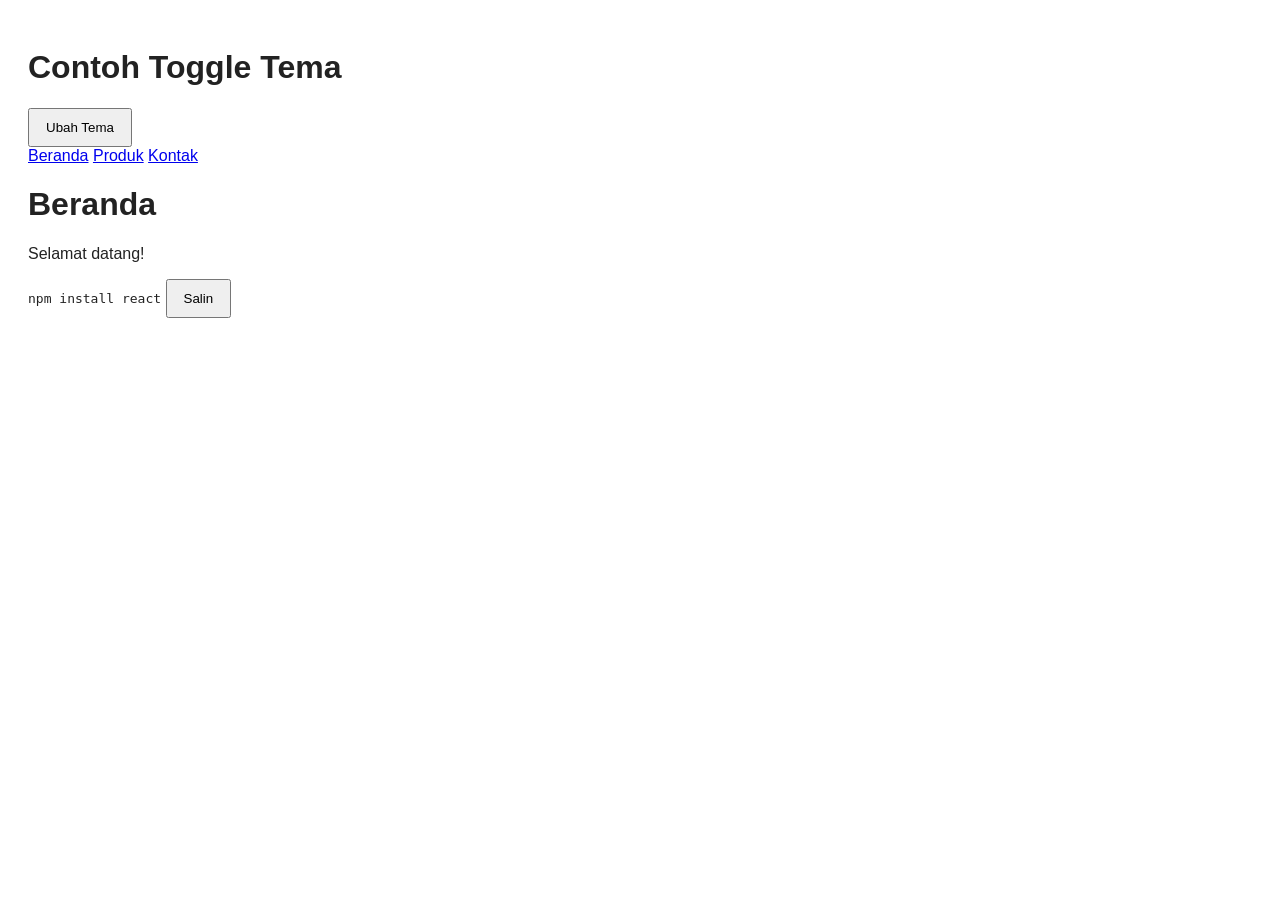
<file: index.html>
<!DOCTYPE html>
<html lang="id">
<head>
  <meta charset="UTF-8">
  <title>Toggle Tema</title>
  <style>
    /* Mode Terang (Default) */
    body {
      background-color: #ffffff;
      color: #222222;
      transition: background-color 0.3s, color 0.3s;
      font-family: sans-serif;
      padding: 20px;
    }

    /* Mode Gelap */
    body.gelap {
      background-color: #121212;
      color: #ffffff;
    }

    button {
      padding: 10px 16px;
      cursor: pointer;
    }
  </style>
</head>
<body>

  <h1>Contoh Toggle Tema</h1>
  <button id="tombol-tema">Ubah Tema</button>

  <!-- HTML -->
<nav>
  <a class="nav-link" href="#" data-halaman="beranda">Beranda</a>
  <a class="nav-link" href="#" data-halaman="produk">Produk</a>
  <a class="nav-link" href="#" data-halaman="kontak">Kontak</a>
</nav>
<main id="konten">


</main>

<!-- HTML -->
<code id="kode-contoh">npm install react</code>
<button id="tombol-salin">Salin</button>

  <script>
    // 1. Fungsi untuk menerapkan tema ke halaman & menyimpan ke localStorage
    function simpanTema(tema) {
      if (tema === "gelap") {
        document.body.classList.add("gelap");
      } else {
        document.body.classList.remove("gelap");
      }
      localStorage.setItem("tema", tema);
    }

    // 2. Jalankan saat halaman pertama kali dimuat (cek tema yang tersimpan)
    const temaTersimpan = localStorage.getItem("tema") || "terang";
    simpanTema(temaTersimpan);

    // 3. Event Listener pada tombol
    document.getElementById("tombol-tema").addEventListener("click", () => {
      const temaSekarang = localStorage.getItem("tema") || "terang";
      const temaBaru = temaSekarang === "terang" ? "gelap" : "terang";
      simpanTema(temaBaru);
    });

const halaman = {
  beranda: "<h1>Beranda</h1><p>Selamat datang!</p>",
  produk: "<h1>Produk</h1><p>Daftar produk kami.</p>",
  kontak: "<h1>Kontak</h1><p>Hubungi kami di sini.</p>",
};

function navigasiKe(namaHalaman) {
  document.getElementById("konten").innerHTML = halaman[namaHalaman];
  history.pushState({ halaman: namaHalaman }, namaHalaman, "/" + namaHalaman);
}

document.querySelectorAll(".nav-link").forEach((link) => {
  link.addEventListener("click", (e) => {
    e.preventDefault();
    navigasiKe(e.target.dataset.halaman);
  });
});

window.addEventListener("popstate", (e) => {
  const namaHalaman = e.state ? e.state.halaman : "beranda";
  document.getElementById("konten").innerHTML = halaman[namaHalaman];
});

// Muat halaman awal
navigasiKe("beranda");


document.getElementById("tombol-salin").addEventListener("click", async () => {
  const teks = document.getElementById("kode-contoh").textContent;
  const tombol = document.getElementById("tombol-salin");

  await navigator.clipboard.writeText(teks);
  tombol.textContent = "Tersalin!";
  setTimeout(() => {
    tombol.textContent = "Salin";
  }, 2000);
});

  </script>

</body>
</html>
</file>
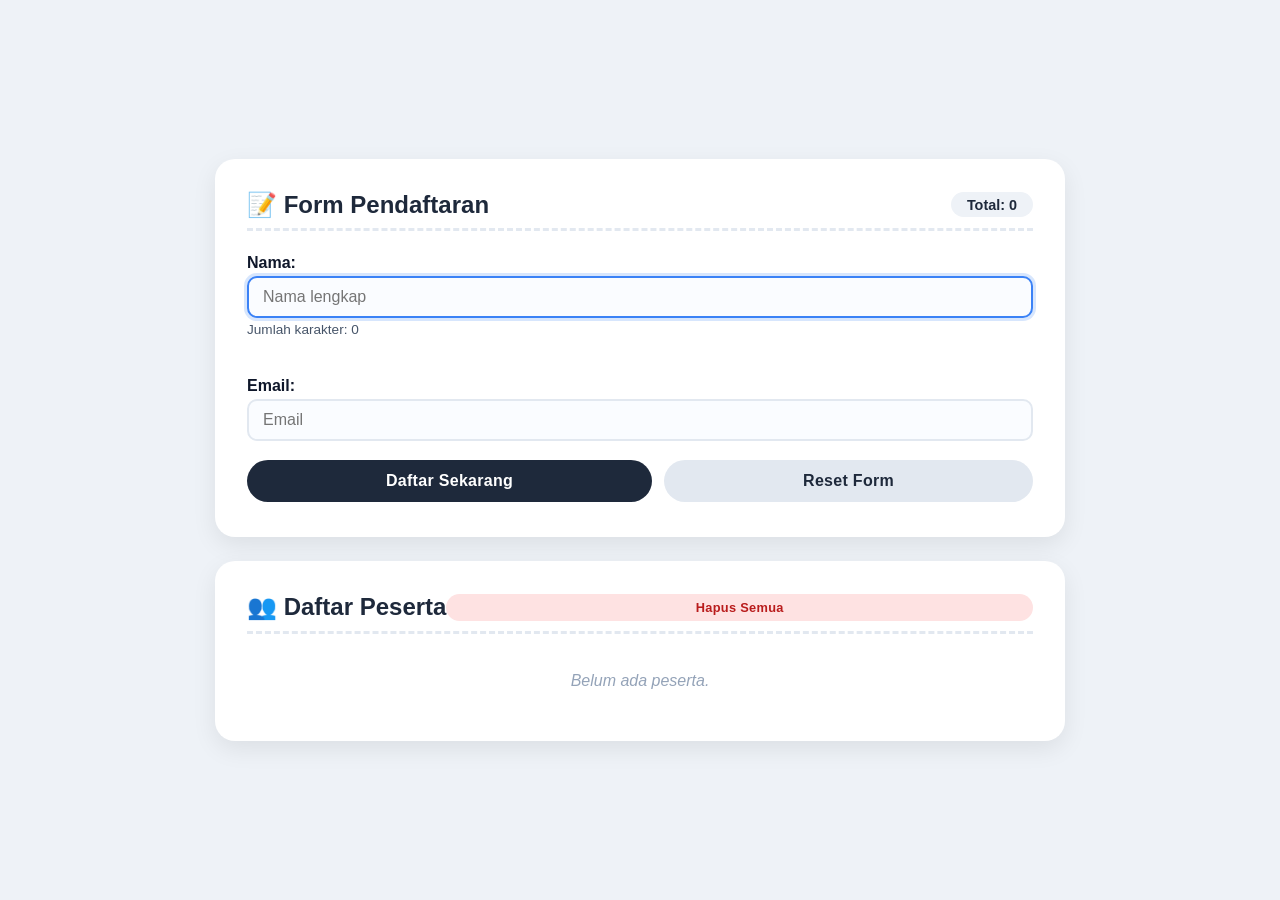
<file: bab-17-events/example/index.html>
<!DOCTYPE html>
<html lang="id">
<head>
    <meta charset="UTF-8" />
    <meta name="viewport" content="width=device-width, initial-scale=1.0" />
    <title>Workshop JavaScript - Pendaftaran</title>

    <!-- ============================================================ -->
    <!-- BAGIAN CSS: Gaya tampilan (seperti dekorasi meja pendaftaran) -->
    <!-- ============================================================ -->
    <link rel="stylesheet" href="style.css">
    
</head>
<body>

<div class="container">

    <!-- ============================================================ -->
    <!-- CARD 1: FORM PENDAFTARAN                                     -->
    <!-- ============================================================ -->
    <div class="card">
        <div class="card-header">
            <span>📝 Form Pendaftaran</span>
            <span class="total-badge" id="total-badge">Total: 0</span>
        </div>

        <form id="form-pendaftaran">

            <!-- Nama -->
            <div class="form-group">
                <label for="nama">Nama:</label>
                <input type="text" id="nama" placeholder="Nama lengkap" autofocus />
                <div class="char-count" id="char-count">Jumlah karakter: 0</div>
                <div class="key-message" id="key-message"></div>
            </div>

            <!-- Email -->
            <div class="form-group">
                <label for="email">Email:</label>
                <input type="email" id="email" placeholder="Email" />
            </div>

            <!-- Tombol -->
            <div class="button-group">
                <button type="submit" class="btn btn-primary">Daftar Sekarang</button>
                <button type="button" id="reset-btn" class="btn btn-secondary">Reset Form</button>
            </div>

            <!-- Notifikasi (sukses/error) akan muncul di sini -->
            <div id="form-notification" class="form-notification"></div>
        </form>
    </div>

    <!-- ============================================================ -->
    <!-- CARD 2: DAFTAR PESERTA                                      -->
    <!-- ============================================================ -->
    <div class="card">
        <div class="card-header">
            <span>👥 Daftar Peserta</span>
            <button type="button" id="clear-all-btn" class="btn btn-danger" style="padding: 6px 16px; font-size: 0.8rem;">Hapus Semua</button>
        </div>

        <div id="participant-list-container">
            <!-- akan diisi oleh JavaScript -->
            <p class="empty-message">Belum ada peserta.</p>
        </div>
    </div>

</div>

<!-- ============================================================ -->
<!-- BAGIAN JAVASCRIPT: Otak / logika interaksi                   -->
<!-- ============================================================ -->
<script src="script.js"></script>

</body>
</html>
</file>
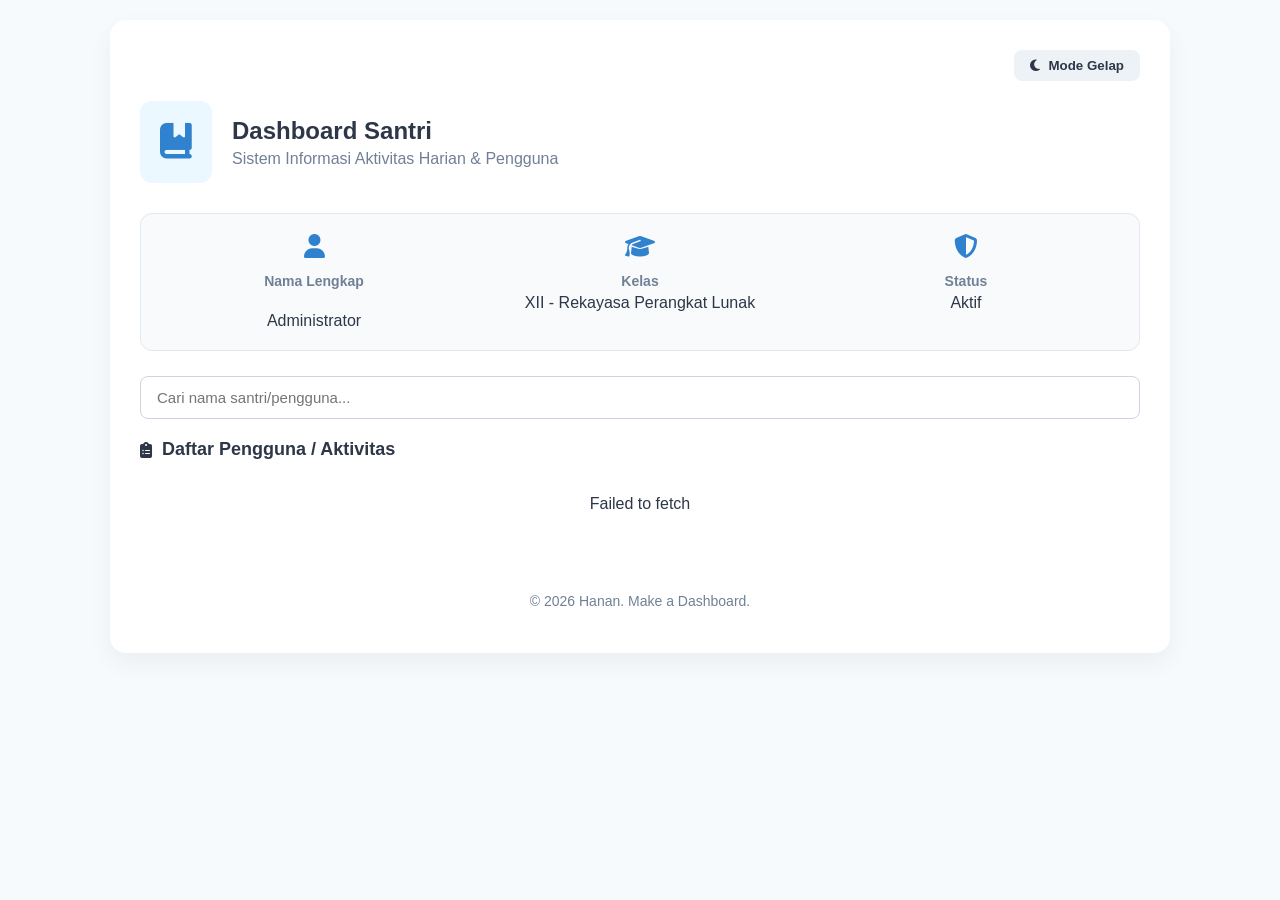
<file: bab-21-web-api/LATIHAN/index.html>
<!doctype html>
<html lang="en">
  <head>
    <meta charset="UTF-8" />
    <meta name="viewport" content="width=device-width, initial-scale=1.0" />
    <title>Dashboard Santri - User Dashboard</title>
    <link rel="stylesheet" href="style.css" />
    <link
      rel="stylesheet"
      href="https://cdnjs.cloudflare.com/ajax/libs/font-awesome/6.5.2/css/all.min.css"
    />
  </head>
  <body>
    <div class="dashboard-container">
      <!-- Tombol Toggle Tema & Kontrol Utama -->
      <div class="top-controls">
        <button id="theme-toggle" class="btn-theme">
          <i id="theme-icon" class="fa-solid fa-moon"></i>
          <span id="theme-text">Mode Gelap</span>
        </button>
      </div>

      <div class="iconxdashboard">
        <div class="icon">
          <i class="fa-solid fa-book-bookmark"></i>
        </div>
        <div class="dashboard-header">
          <h1>Dashboard Santri</h1>
          <p>Sistem Informasi Aktivitas Harian & Pengguna</p>
        </div>
      </div>

      <!-- TAMPILAN 1: DASHBOARD UTAMA -->
      <div id="view-dashboard">
        <section class="dashboard-body">
          <div class="profile-card">
            <div class="icon-profile">
              <i class="fa-solid fa-user"></i>
              <h3>Nama Lengkap</h3>
              <br />
              <span id="nama-santri">Administrator</span>
            </div>
            <div class="icon-profile">
              <i class="fa-solid fa-graduation-cap"></i>
              <h3>Kelas</h3>
              <span id="kelas-santri">XII - Rekayasa Perangkat Lunak</span>
            </div>
            <div class="icon-profile">
              <i class="fa-solid fa-shield-halved"></i>
              <h3>Status</h3>
              <span id="status-santri">Aktif</span>
            </div>
          </div>
        </section>

        <!-- Input Pencarian Pengguna -->
        <div class="search-container">
          <input
            type="text"
            id="search-input"
            placeholder="Cari nama santri/pengguna..."
          />
        </div>

        <div class="dashboard-daftar">
          <i class="fa-solid fa-clipboard-list"></i>
          <h2 class="section-title">Daftar Pengguna / Aktivitas</h2>
        </div>

        <!-- Indikator Loading & Error -->
        <div id="loading-indicator">
          <i class="fa-solid fa-spinner fa-spin fa-2x"></i>
          <p>Memuat data...</p>
        </div>
        <div id="error-message"></div>

        <!-- Daftar Kartu Pengguna dari API/Lokal -->
        <div id="users-container" class="users-grid"></div>

        <!-- Daftar Aktivitas Tambahan -->
        <ul id="list-aktivitas" class="activity-list"></ul>
      </div>

      <!-- TAMPILAN 2: HALAMAN DETAIL PENGGUNA (SPA) -->
      <div id="view-detail" style="display: none">
        <button id="btn-back">
          <i class="fa-solid fa-arrow-left"></i> Kembali ke Dashboard
        </button>
        <div class="profile-card" id="detail-content">
          <!-- Konten detail akan dirender via JavaScript -->
        </div>
      </div>

      <footer>
        <p>&copy; 2026 Hanan. Make a Dashboard.</p>
      </footer>
    </div>

    <!-- Menghubungkan file JavaScript eksternal -->
    <script src="script.js"></script>
  </body>
</html>
</file>
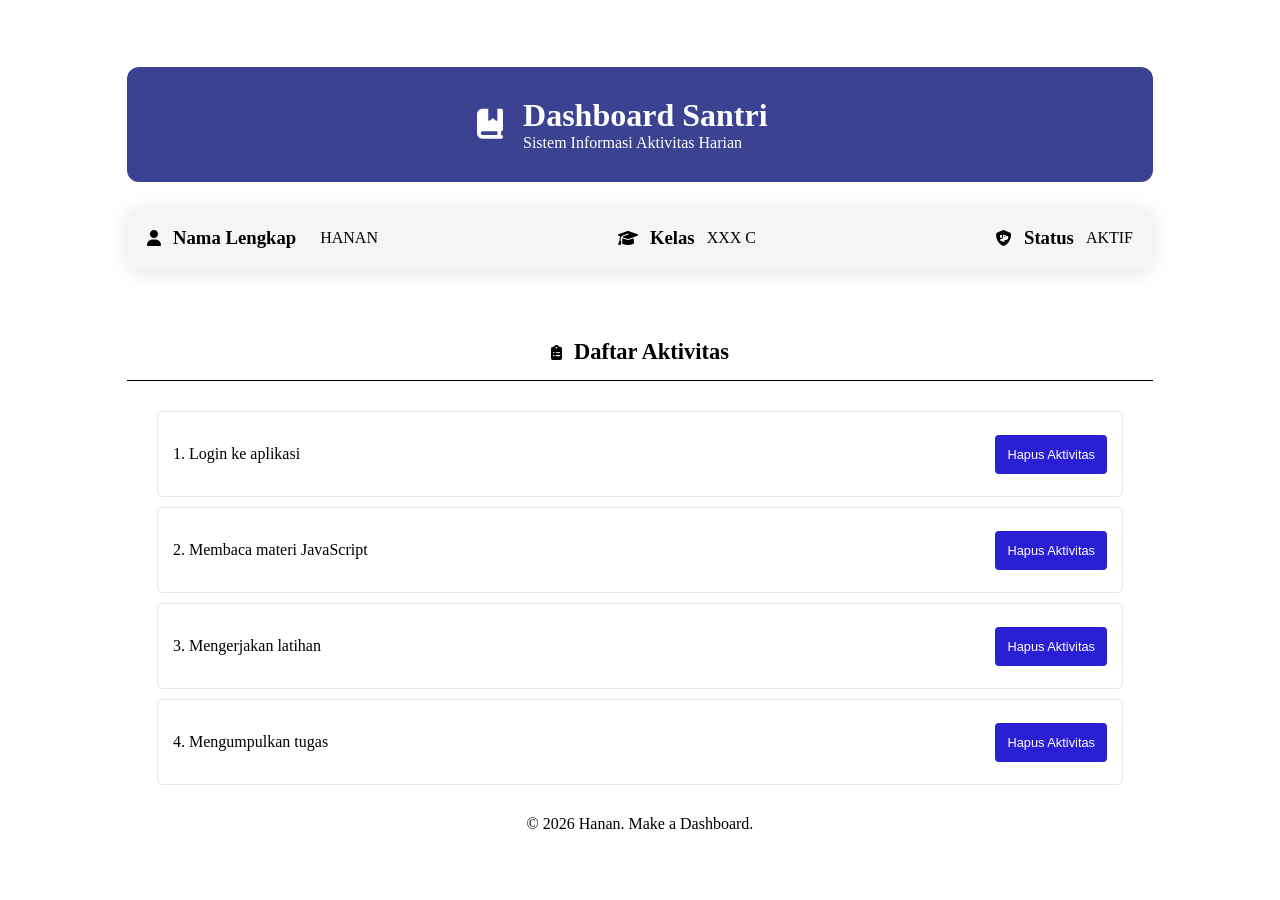
<file: bab-16-js-dom/LATIHAN/dom.html>
<!doctype html>
<html lang="en">
  <head>
    <meta charset="UTF-8" />
    <meta name="viewport" content="width=device-width, initial-scale=1.0" />
    <title>Dashboard Santri</title>
    <link rel="stylesheet" href="dom.css" />
    <link
      rel="stylesheet"
      href="https://cdnjs.cloudflare.com/ajax/libs/font-awesome/6.5.2/css/all.min.css"
    />
  </head>
  <body>
    <div class="dashboard-container">
      <div class="iconxdashboard">
        <div class="icon">
          <i class="fa-solid fa-book-bookmark"></i>
        </div>

        <div class="dashboard-header">
          <h1>Dashboard Santri</h1>
          <p>Sistem Informasi Aktivitas Harian</p>
        </div>
      </div>

      <section class="dashboard-body">
        <div class="profile-card">
          <div class="icon-profile">
            <i class="fa-solid fa-user"></i>
            <h3>Nama Lengkap</h3>
            <br>
            <span id="nama-santri">-</span>
          </div>
        

        
          <div class="icon-profile">
            <i class="fa-solid fa-graduation-cap"></i>
            <h3>Kelas</h3>
            <span id="kelas-santri">-</span>
          </div>
        

        
          <div class="icon-profile">
            <i class="fa-solid fa-shield-dog"></i>
            <h3>Status</h3> 
            <span id="status-santri">-</span>
          </div>
        </div>
      </section>

      <div class="dashboard-daftar">
        <i class="fa-solid fa-clipboard-list"></i>

        <h2 class="section-title">Daftar Aktivitas</h2>
        </div>
        <ul id="list-aktivitas" class="activity-list"></ul>


      <footer>
      <p style="font-size: 16px">&copy; 2026 Hanan. Make a Dashboard.</p>
    </footer>
      
    </div>

    <script src="dom.js"></script>
  </body>
</html>
</file>
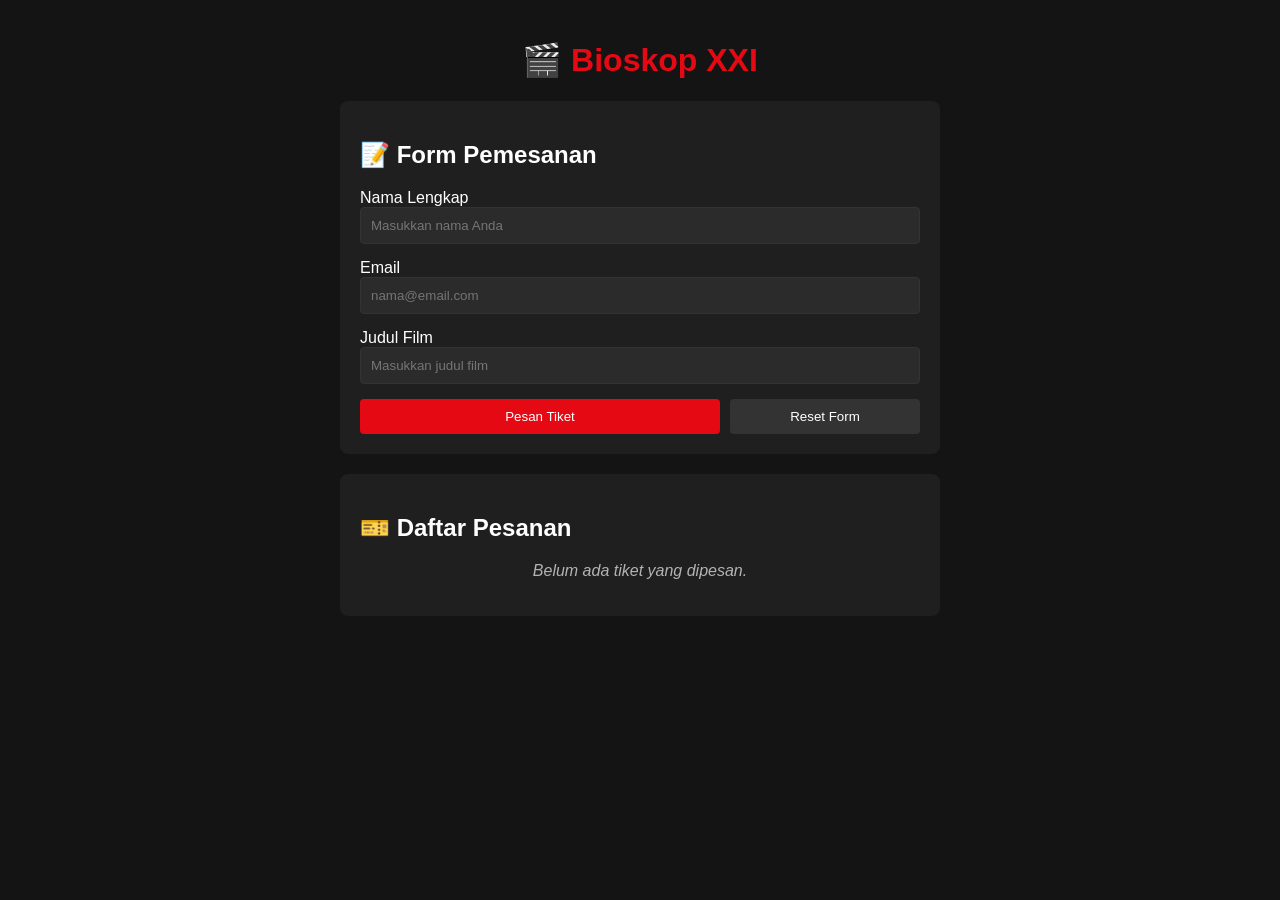
<file: bab-17-events/LATIHAN/events.html>
<!doctype html>
<html lang="id">
  <head>
    <meta charset="UTF-8" />
    <meta name="viewport" content="width=device-width, initial-scale=1.0" />
    <title>Pemesanan Tiket Bioskop</title>
    <!-- Menghubungkan ke CSS -->
    <link rel="stylesheet" href="events.css" />
  </head>
  <body>
    <div class="container">
      <h1>🎬 Bioskop XXI</h1>

      <!-- Area 1: Form Pemesanan -->
      <div class="card">
        <h2>📝 Form Pemesanan</h2>
        <div id="errorAlert" class="error-msg">
          ⚠️ Nama, email, dan judul film wajib diisi!
        </div>

        <form id="bookingForm">
          <div class="form-group">
            <label for="nama">Nama Lengkap</label>
            <input type="text" id="nama" placeholder="Masukkan nama Anda" />
          </div>
          <div class="form-group">
            <label for="email">Email</label>
            <input type="email" id="email" placeholder="nama@email.com" />
          </div>
          <div class="form-group">
            <label for="film">Judul Film</label>
            <input type="text" id="film" placeholder="Masukkan judul film" />
          </div>
          <div class="btn-container">
            <button type="submit" class="btn-submit">Pesan Tiket</button>
            <button type="button" id="resetBtn" class="btn-reset">
              Reset Form
            </button>
          </div>
        </form>
      </div>

      <!-- Area 2: Daftar Pesanan -->
      <div class="card">
        <h2>🎫 Daftar Pesanan</h2>
        <div id="ticketListContainer">
          <p class="empty-state">Belum ada tiket yang dipesan.</p>
        </div>
      </div>
    </div>

    <!-- Menghubungkan ke JavaScript -->
    <script src="events.js"></script>
  </body>
</html>
</file>
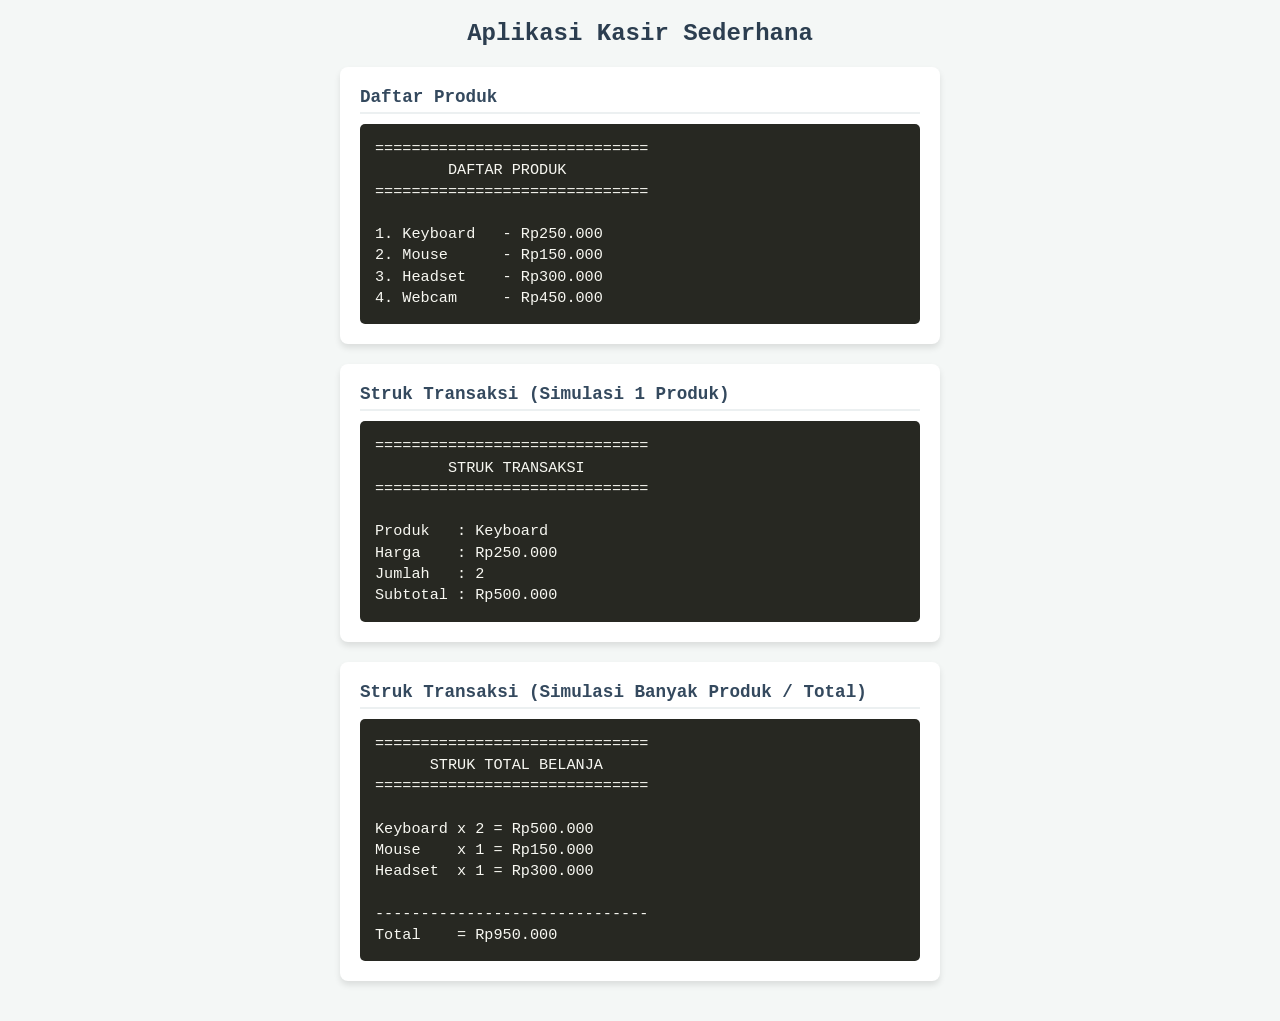
<file: bab-18-modularisasi-javascript/TUGAS/kasir.html>
<!DOCTYPE html>
<html lang="id">
<head>
    <meta charset="UTF-8">
    <meta name="viewport" content="width=device-width, initial-scale=1.0">
    <title>Aplikasi Kasir Sederhana</title>
    <link rel="stylesheet" href="kasir.css">
</head>
<body>

    <div class="container">
        <h1>Aplikasi Kasir Sederhana</h1>
        
        <div class="card">
            <h2>Daftar Produk</h2>
            <div id="daftar-produk" class="output-box"></div>
        </div>

        <div class="card">
            <h2>Struk Transaksi (Simulasi 1 Produk)</h2>
            <div id="struk-transaksi" class="output-box"></div>
        </div>

        <div class="card">
            <h2>Struk Transaksi (Simulasi Banyak Produk / Total)</h2>
            <div id="struk-total" class="output-box"></div>
        </div>
    </div>

    
    <script type="module" src="kasir.js/app.js"></script>
</body>
</html>
</file>
<file: bab-17-events/example/style.css>
/* ----- RESET & GLOBAL ----- */
        * {
            box-sizing: border-box;
            margin: 0;
            padding: 0;
        }

        body {
            font-family: 'Segoe UI', Tahoma, Geneva, Verdana, sans-serif;
            background: #eef2f7;
            display: flex;
            justify-content: center;
            align-items: center;
            min-height: 100vh;
            padding: 20px;
        }

        .container {
            max-width: 850px;
            width: 100%;
            display: flex;
            flex-direction: column;
            gap: 24px;
        }

        /* ----- CARD UTAMA ----- */
        .card {
            background: white;
            border-radius: 20px;
            padding: 2rem 2rem 2.2rem;
            box-shadow: 0 8px 24px rgba(0,0,0,0.08);
        }

        .card-header {
            font-size: 1.5rem;
            font-weight: 700;
            color: #1e293b;
            border-bottom: 3px dashed #e2e8f0;
            padding-bottom: 0.6rem;
            margin-bottom: 1.4rem;
            display: flex;
            align-items: center;
            justify-content: space-between;
        }

        /* ----- FORM CARD ----- */
        .form-group {
            margin-bottom: 1.2rem;
        }

        label {
            display: block;
            font-weight: 600;
            color: #0f172a;
            margin-bottom: 4px;
        }

        input[type="text"],
        input[type="email"] {
            width: 100%;
            padding: 10px 14px;
            font-size: 1rem;
            border: 2px solid #e2e8f0;
            border-radius: 10px;
            transition: 0.2s;
            background: #fafcff;
        }

        input:focus {
            border-color: #3b82f6;
            outline: none;
            box-shadow: 0 0 0 3px rgba(59,130,246,0.2);
        }

        .char-count {
            font-size: 0.85rem;
            color: #475569;
            margin-top: 4px;
        }

        .key-message {
            font-size: 0.85rem;
            color: #2563eb;
            font-weight: 500;
            min-height: 1.4em;
            margin-top: 2px;
        }

        .button-group {
            display: flex;
            gap: 12px;
            flex-wrap: wrap;
            margin-top: 0.5rem;
        }

        .btn {
            flex: 1 1 auto;
            padding: 12px 18px;
            font-weight: 700;
            font-size: 1rem;
            border: none;
            border-radius: 40px;
            cursor: pointer;
            transition: 0.15s;
            letter-spacing: 0.3px;
        }

        .btn-primary {
            background: #1e293b;
            color: white;
        }
        .btn-primary:hover {
            background: #0f172a;
            transform: scale(1.02);
        }

        .btn-secondary {
            background: #e2e8f0;
            color: #1e293b;
        }
        .btn-secondary:hover {
            background: #cbd5e1;
        }

        .btn-danger {
            background: #fee2e2;
            color: #b91c1c;
        }
        .btn-danger:hover {
            background: #fecaca;
        }

        /* ----- DAFTAR PESERTA CARD ----- */
        .participant-list {
            display: flex;
            flex-direction: column;
            gap: 12px;
            margin-top: 0.5rem;
        }

        .participant-item {
            background: #f8fafc;
            border-left: 5px solid #3b82f6;
            padding: 0.8rem 1rem;
            border-radius: 10px;
            display: flex;
            justify-content: space-between;
            align-items: center;
            flex-wrap: wrap;
            transition: 0.2s;
        }
        .participant-item:hover {
            background: #f1f5f9;
        }

        .participant-info p {
            margin: 0.1rem 0;
            font-size: 0.95rem;
        }

        .participant-info strong {
            color: #1e293b;
        }

        .participant-actions {
            display: flex;
            gap: 8px;
        }

        .btn-small {
            padding: 4px 12px;
            font-size: 0.75rem;
            border: none;
            border-radius: 30px;
            cursor: pointer;
            font-weight: 600;
        }

        .btn-small-danger {
            background: #fee2e2;
            color: #b91c1c;
        }
        .btn-small-danger:hover {
            background: #fecaca;
        }

        .empty-message {
            color: #94a3b8;
            font-style: italic;
            text-align: center;
            padding: 1rem 0;
        }

        .total-badge {
            font-weight: 700;
            color: #1e293b;
            background: #eef2f7;
            padding: 0.3rem 1rem;
            border-radius: 40px;
            font-size: 0.9rem;
        }

        /* ----- STATUS MESSAGE DI FORM (tetap pakai display-area dari versi sebelumnya, tapi kita bisa gunakan untuk notifikasi) ----- */
        .form-notification {
            margin-top: 0.8rem;
            padding: 0.5rem 1rem;
            border-radius: 10px;
            font-weight: 600;
            display: none;
        }
        .form-notification.show {
            display: block;
        }
        .form-notification.success {
            background: #dcfce7;
            color: #059669;
        }
        .form-notification.error {
            background: #fee2e2;
            color: #b91c1c;
        }

        /* responsive */
        @media (max-width: 600px) {
            .card {
                padding: 1.5rem;
            }
            .participant-item {
                flex-direction: column;
                align-items: stretch;
            }
            .participant-actions {
                margin-top: 6px;
                justify-content: flex-end;
            }
        }
</file>
<file: bab-21-web-api/LATIHAN/style.css>
/* Konfigurasi Tema (Variabel Warna) */
:root {
  --bg-color: #f7fafc;
  --container-bg: #ffffff;
  --text-color: #2d3748;
  --text-muted: #718096;
  --card-bg: #f8fafc;
  --card-border: #e2e8f0;
  --user-card-bg: #ffffff;
  --input-bg: #ffffff;
  --input-border: #cbd5e0;
  --btn-theme-bg: #edf2f7;
  --btn-theme-text: #2d3748;
}

[data-theme="dark"] {
  --bg-color: #1a202c;
  --container-bg: #2d3748;
  --text-color: #f7fafc;
  --text-muted: #a0aec0;
  --card-bg: #1a202c;
  --card-border: #4a5568;
  --user-card-bg: #2d3748;
  --input-bg: #1a202c;
  --input-border: #4a5568;
  --btn-theme-bg: #4a5568;
  --btn-theme-text: #f7fafc;
}

/* Styling Umum & Layout Dashboard */
body {
  font-family: 'Segoe UI', Tahoma, Geneva, Verdana, sans-serif;
  background-color: var(--bg-color);
  color: var(--text-color);
  margin: 0;
  padding: 20px;
  transition: background-color 0.3s ease, color 0.3s ease;
}

.dashboard-container {
  max-width: 1000px;
  margin: 0 auto;
  background: var(--container-bg);
  padding: 30px;
  border-radius: 16px;
  box-shadow: 0 10px 25px rgba(0, 0, 0, 0.05);
  transition: background-color 0.3s ease;
}

.top-controls {
  display: flex;
  justify-content: flex-end;
  margin-bottom: 20px;
}

.btn-theme {
  background: var(--btn-theme-bg);
  color: var(--btn-theme-text);
  border: none;
  padding: 8px 16px;
  border-radius: 8px;
  cursor: pointer;
  font-weight: 600;
  display: flex;
  align-items: center;
  gap: 8px;
  transition: background 0.2s;
}

.iconxdashboard {
  display: flex;
  align-items: center;
  gap: 20px;
  margin-bottom: 30px;
}

.iconxdashboard .icon {
  font-size: 36px;
  color: #3182ce;
  background: #ebf8ff;
  padding: 20px;
  border-radius: 12px;
}

.dashboard-header h1 {
  margin: 0;
  font-size: 24px;
}

.dashboard-header p {
  margin: 5px 0 0;
  color: var(--text-muted);
}

.profile-card {
  display: grid;
  grid-template-columns: repeat(auto-fit, minmax(200px, 1fr));
  gap: 20px;
  background: var(--card-bg);
  padding: 20px;
  border-radius: 12px;
  border: 1px solid var(--card-border);
  margin-bottom: 25px;
}

.icon-profile {
  text-align: center;
}

.icon-profile i {
  font-size: 24px;
  color: #3182ce;
  margin-bottom: 10px;
}

.icon-profile h3 {
  margin: 5px 0;
  font-size: 14px;
  color: var(--text-muted);
}

.search-container input {
  width: 100%;
  padding: 12px 16px;
  border: 1px solid var(--input-border);
  background-color: var(--input-bg);
  color: var(--text-color);
  border-radius: 8px;
  font-size: 15px;
  box-sizing: border-box;
  margin-bottom: 20px;
}

.dashboard-daftar {
  display: flex;
  align-items: center;
  gap: 10px;
  margin-bottom: 15px;
}

.dashboard-daftar h2 {
  font-size: 18px;
  margin: 0;
}

/* Grid & Kartu Pengguna */
.users-grid {
  display: grid;
  grid-template-columns: repeat(auto-fill, minmax(280px, 1fr));
  gap: 20px;
  margin-top: 20px;
}

.user-card {
  background: var(--user-card-bg);
  border: 1px solid var(--card-border);
  border-radius: 12px;
  padding: 18px;
  box-shadow: 0 4px 6px -1px rgba(0, 0, 0, 0.05);
  display: flex;
  flex-direction: column;
  justify-content: space-between;
  transition: transform 0.2s ease, box-shadow 0.2s ease, background-color 0.3s ease;
}

.user-card:hover {
  transform: translateY(-3px);
  box-shadow: 0 10px 15px -3px rgba(0, 0, 0, 0.1);
}

.user-info p {
  margin: 6px 0;
  font-size: 14px;
  color: var(--text-muted);
}

.card-actions {
  display: flex;
  gap: 10px;
  margin-top: 15px;
  border-top: 1px solid var(--card-border);
  padding-top: 12px;
}

.btn-edit, .btn-delete {
  flex: 1;
  padding: 8px 12px;
  border: none;
  border-radius: 6px;
  font-weight: 600;
  cursor: pointer;
  display: flex;
  align-items: center;
  justify-content: center;
  gap: 6px;
  font-size: 13px;
  transition: background 0.2s;
}

.btn-edit {
  background-color: #3182ce;
  color: white;
}

.btn-edit:hover {
  background-color: #2b6cb0;
}

.btn-delete {
  background-color: #e53e3e;
  color: white;
}

.btn-delete:hover {
  background-color: #c53030;
}

#loading-indicator, #error-message {
  text-align: center;
  padding: 20px;
}

#btn-back {
  background: var(--btn-theme-bg);
  color: var(--btn-theme-text);
  border: none;
  padding: 10px 16px;
  border-radius: 8px;
  cursor: pointer;
  font-weight: 600;
  margin-bottom: 20px;
}

footer {
  text-align: center;
  margin-top: 40px;
  color: var(--text-muted);
  font-size: 14px;
}
</file>
<file: bab-16-js-dom/LATIHAN/dom.css>
* {
  margin: 0;
  padding: 0;
  box-sizing: border-box;
}

body {
  display: flex;
  justify-content: center;
  align-items: center;
  min-height: 100vh;
  padding: 20px;
}

.iconxdashboard {
  display: flex;
  justify-content: flex-start;
  align-items: center;
  gap: 20px;
  background: #3b4291;
  border-radius: 12px;
  padding: 30px 200px;
  padding-left: 350px;
  color: white;
}

.icon {
  font-size: 30px;
}

.dashboard-body {
}

.profile-card {
  display: flex;
  justify-content: center;
  align-items: center;
  gap: 200px;
  background-color: whitesmoke;
  border-radius: 12px;
  margin-top: 25px;
  box-shadow: 0 4px 20px rgba(0, 0, 0, 0.1);
}

.icon-profile {
  display: flex;
  justify-content: flex-start;
  align-items: center;
  gap: 12px;
  padding: 20px 20px;
}

.dashboard-daftar {
  display: flex;
  justify-content: center;
  align-items: center;
  gap: 12px;
  margin-top: 70px;
  font-size: 15px;
  border-bottom: 1px solid black;
  padding-bottom: 15px;
}

.activity-list {
    margin: 30px;
    line-height: 60px;
   
    
}


.activity-list { list-style: none; }
.activity-item {
    display: flex;
    justify-content: space-between;
    align-items: center;
    background: #ffffff;
    border: 1px solid #e5e7eb;
    padding: 12px 15px;
    border-radius: 6px;
    margin-bottom: 10px;
}


.btn-hapus {
     background-color:  rgb(41, 32, 211); 
     border: none; 
     padding: 12px 12px; 
     border-radius: 4px; 
     cursor: pointer; 
     font-size: 0.8rem; 
     color: white   ;
    
    }


.btn-hapus:hover {
     background-color: rgb(221, 228, 21) }




footer p {
    text-align: center;
    font-weight: italic;
}
</file>
<file: bab-17-events/LATIHAN/events.css>
:root {
  --primary-color: #e50914;
  --bg-color: #141414;
  --card-bg: #1f1f1f;
  --text-color: #ffffff;
  --gray-text: #b3b3b3;
}

body {
  font-family: "Segoe UI", Tahoma, sans-serif;
  background-color: var(--bg-color);
  color: var(--text-color);
  margin: 0;
  padding: 20px;
  display: flex;
  justify-content: center;
}

.container {
  width: 100%;
  max-width: 600px;
}
h1 {
  text-align: center;
  color: var(--primary-color);
}

.card {
  background-color: var(--card-bg);
  padding: 20px;
  border-radius: 8px;
  margin-bottom: 20px;
}

.form-group {
  margin-bottom: 15px;
}
input {
  width: 100%;
  padding: 10px;
  border-radius: 4px;
  border: 1px solid #333;
  background: #2b2b2b;
  color: white;
  box-sizing: border-box;
}

.btn-container {
  display: flex;
  gap: 10px;
}
button {
  padding: 10px;
  border: none;
  border-radius: 4px;
  cursor: pointer;
  color: white;
}
.btn-submit {
  background-color: var(--primary-color);
  flex: 2;
}
.btn-reset {
  background-color: #333;
  flex: 1;
}

.error-msg {
  color: #ffa00a;
  background: rgba(255, 160, 10, 0.1);
  padding: 10px;
  margin-bottom: 15px;
  display: none;
}

.ticket-item {
  background: #2b2b2b;
  padding: 12px;
  margin-bottom: 10px;
  display: flex;
  justify-content: space-between;
  align-items: center;
  border-left: 4px solid var(--primary-color);
}
.btn-delete {
  background-color: #ff4d4d;
}
.empty-state {
  color: var(--gray-text);
  text-align: center;
  font-style: italic;
}
</file>
<file: bab-18-modularisasi-javascript/TUGAS/kasir.css>
* {
    box-sizing: border-box;
    margin: 0;
    padding: 0;
    font-family: 'Courier New', Courier, monospace; 
}

body {
    background-color: #f4f7f6;
    color: #333;
    padding: 20px;
}

.container {
    max-width: 600px;
    margin: 0 auto;
}

h1 {
    text-align: center;
    margin-bottom: 20px;
    color: #2c3e50;
    font-size: 1.5rem;
}

.card {
    background: #ffffff;
    padding: 20px;
    margin-bottom: 20px;
    border-radius: 8px;
    box-shadow: 0 4px 6px rgba(0, 0, 0, 0.1);
}

.card h2 {
    font-size: 1.1rem;
    margin-bottom: 10px;
    color: #34495e;
    border-bottom: 2px solid #ecf0f1;
    padding-bottom: 5px;
}

.output-box {
    background: #272822;
    color: #f8f8f2;
    padding: 15px;
    border-radius: 5px;
    white-space: pre-wrap; 
    font-size: 0.95rem;
    line-height: 1.4;
}
</file>
